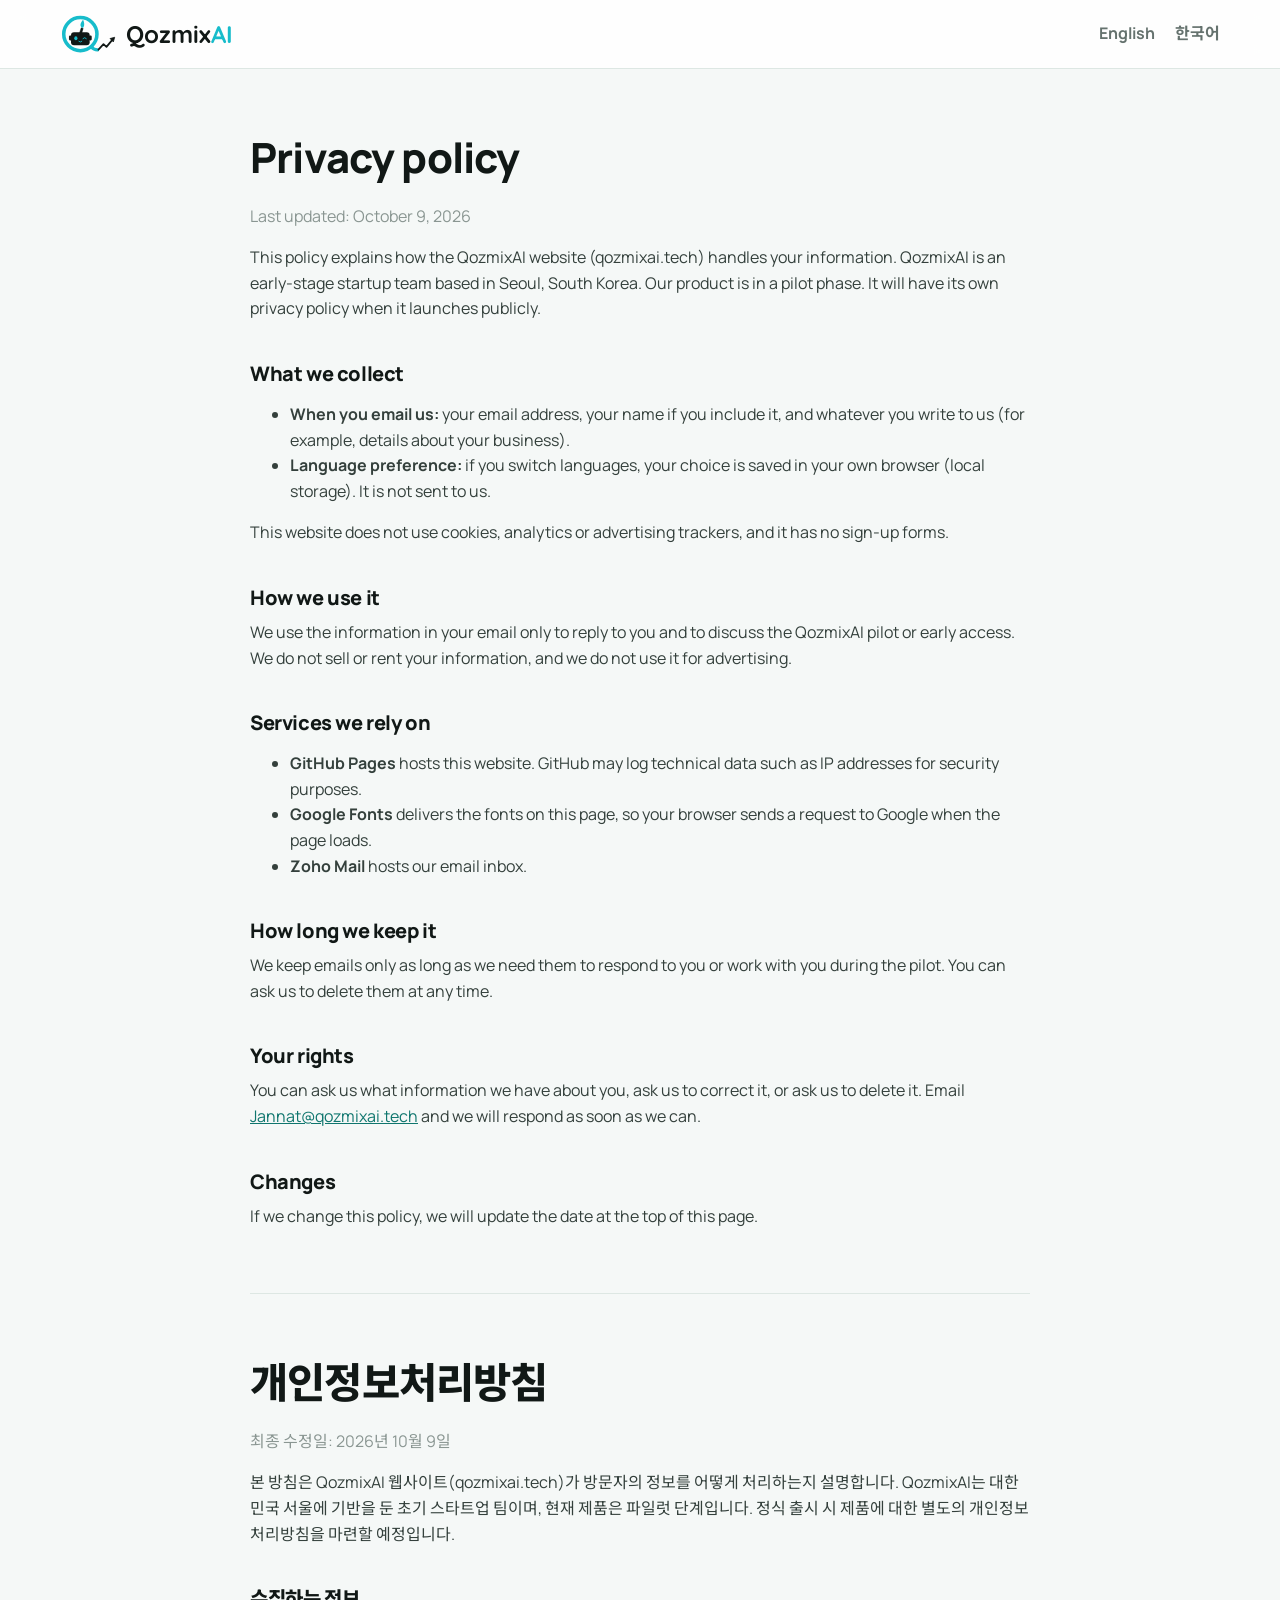
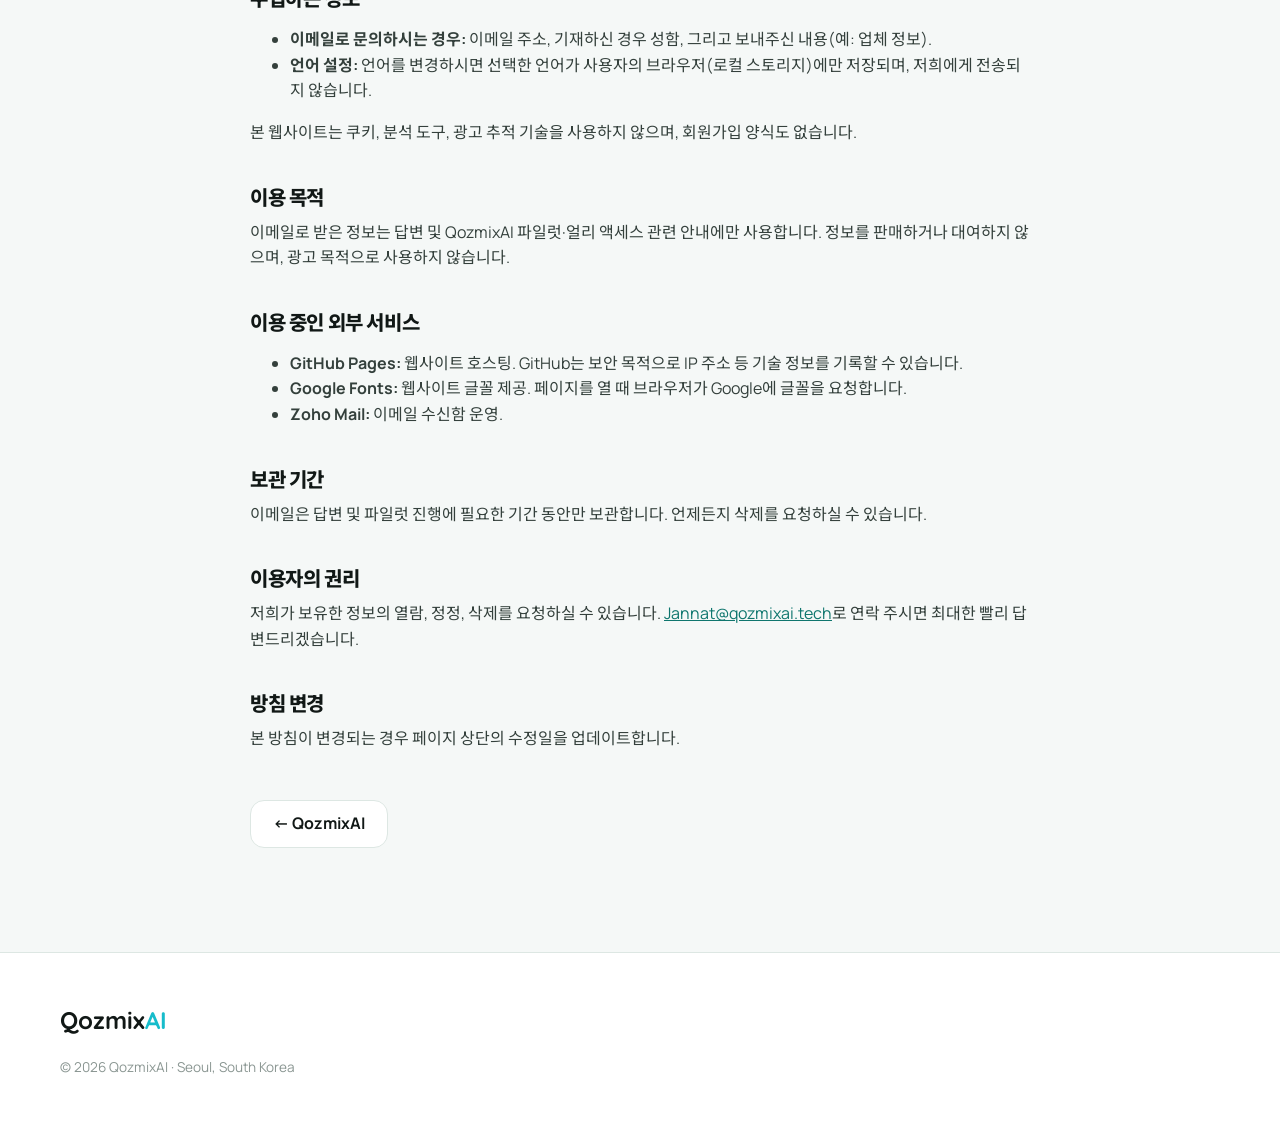
<file: privacy.html>
<!doctype html>
<html lang="en">
<head>
  <meta charset="utf-8">
  <meta name="viewport" content="width=device-width, initial-scale=1">
  <title>Privacy policy · QozmixAI</title>
  <meta name="description" content="How the QozmixAI website handles your information.">
  <link rel="canonical" href="https://qozmixai.tech/privacy.html">
  <link rel="icon" href="assets/img/favicon.svg" type="image/svg+xml">
  <link rel="apple-touch-icon" href="assets/img/apple-touch-icon.png">
  <link rel="preconnect" href="https://fonts.googleapis.com">
  <link rel="preconnect" href="https://fonts.gstatic.com" crossorigin>
  <link href="https://fonts.googleapis.com/css2?family=Manrope:wght@400;600;700;800&family=Quicksand:wght@700&family=Noto+Sans+KR:wght@400;500;700;800&display=swap" rel="stylesheet">
  <link rel="stylesheet" href="assets/css/style.css">
</head>
<body>
  <header class="site-header">
    <div class="container header-inner">
      <a class="brand" href="./" aria-label="QozmixAI home"><img class="brand-mark" src="assets/img/logo-mark.svg" alt="" width="56" height="40"><span class="wordmark">Qozmix<span>AI</span></span></a>
      <nav class="legal-nav" aria-label="Language">
        <a href="#en">English</a>
        <a href="#ko" lang="ko">한국어</a>
      </nav>
    </div>
  </header>

  <main class="legal">
    <div class="container">
      <section id="en">
        <h1>Privacy policy</h1>
        <p class="updated">Last updated: October 9, 2026</p>

        <p>This policy explains how the QozmixAI website (qozmixai.tech) handles your information. QozmixAI is an early-stage startup team based in Seoul, South Korea. Our product is in a pilot phase. It will have its own privacy policy when it launches publicly.</p>

        <h2>What we collect</h2>
        <ul>
          <li><strong>When you email us:</strong> your email address, your name if you include it, and whatever you write to us (for example, details about your business).</li>
          <li><strong>Language preference:</strong> if you switch languages, your choice is saved in your own browser (local storage). It is not sent to us.</li>
        </ul>
        <p>This website does not use cookies, analytics or advertising trackers, and it has no sign-up forms.</p>

        <h2>How we use it</h2>
        <p>We use the information in your email only to reply to you and to discuss the QozmixAI pilot or early access. We do not sell or rent your information, and we do not use it for advertising.</p>

        <h2>Services we rely on</h2>
        <ul>
          <li><strong>GitHub Pages</strong> hosts this website. GitHub may log technical data such as IP addresses for security purposes.</li>
          <li><strong>Google Fonts</strong> delivers the fonts on this page, so your browser sends a request to Google when the page loads.</li>
          <li><strong>Zoho Mail</strong> hosts our email inbox.</li>
        </ul>

        <h2>How long we keep it</h2>
        <p>We keep emails only as long as we need them to respond to you or work with you during the pilot. You can ask us to delete them at any time.</p>

        <h2>Your rights</h2>
        <p>You can ask us what information we have about you, ask us to correct it, or ask us to delete it. Email <a href="mailto:Jannat@qozmixai.tech">Jannat@qozmixai.tech</a> and we will respond as soon as we can.</p>

        <h2>Changes</h2>
        <p>If we change this policy, we will update the date at the top of this page.</p>
      </section>

      <hr style="margin:64px 0;border:0;border-top:1px solid var(--border)">

      <section id="ko" lang="ko">
        <h1>개인정보처리방침</h1>
        <p class="updated">최종 수정일: 2026년 10월 9일</p>

        <p>본 방침은 QozmixAI 웹사이트(qozmixai.tech)가 방문자의 정보를 어떻게 처리하는지 설명합니다. QozmixAI는 대한민국 서울에 기반을 둔 초기 스타트업 팀이며, 현재 제품은 파일럿 단계입니다. 정식 출시 시 제품에 대한 별도의 개인정보처리방침을 마련할 예정입니다.</p>

        <h2>수집하는 정보</h2>
        <ul>
          <li><strong>이메일로 문의하시는 경우:</strong> 이메일 주소, 기재하신 경우 성함, 그리고 보내주신 내용(예: 업체 정보).</li>
          <li><strong>언어 설정:</strong> 언어를 변경하시면 선택한 언어가 사용자의 브라우저(로컬 스토리지)에만 저장되며, 저희에게 전송되지 않습니다.</li>
        </ul>
        <p>본 웹사이트는 쿠키, 분석 도구, 광고 추적 기술을 사용하지 않으며, 회원가입 양식도 없습니다.</p>

        <h2>이용 목적</h2>
        <p>이메일로 받은 정보는 답변 및 QozmixAI 파일럿·얼리 액세스 관련 안내에만 사용합니다. 정보를 판매하거나 대여하지 않으며, 광고 목적으로 사용하지 않습니다.</p>

        <h2>이용 중인 외부 서비스</h2>
        <ul>
          <li><strong>GitHub Pages:</strong> 웹사이트 호스팅. GitHub는 보안 목적으로 IP 주소 등 기술 정보를 기록할 수 있습니다.</li>
          <li><strong>Google Fonts:</strong> 웹사이트 글꼴 제공. 페이지를 열 때 브라우저가 Google에 글꼴을 요청합니다.</li>
          <li><strong>Zoho Mail:</strong> 이메일 수신함 운영.</li>
        </ul>

        <h2>보관 기간</h2>
        <p>이메일은 답변 및 파일럿 진행에 필요한 기간 동안만 보관합니다. 언제든지 삭제를 요청하실 수 있습니다.</p>

        <h2>이용자의 권리</h2>
        <p>저희가 보유한 정보의 열람, 정정, 삭제를 요청하실 수 있습니다. <a href="mailto:Jannat@qozmixai.tech">Jannat@qozmixai.tech</a>로 연락 주시면 최대한 빨리 답변드리겠습니다.</p>

        <h2>방침 변경</h2>
        <p>본 방침이 변경되는 경우 페이지 상단의 수정일을 업데이트합니다.</p>
      </section>

      <p style="margin-top:48px"><a class="btn btn-ghost" href="./">← QozmixAI</a></p>
    </div>
  </main>

  <footer class="site-footer">
    <div class="container footer-inner">
      <span class="wordmark">Qozmix<span>AI</span></span>
      <p class="footer-copy">© 2026 QozmixAI · Seoul, South Korea</p>
    </div>
  </footer>
</body>
</html>
</file>
<file: assets/css/style.css>
/* QozmixAI landing page — brand tokens from the MVP (globals.css) and pitch deck */
:root {
  --turquoise: #14b8a6;
  --turquoise-dark: #0f766e;
  --turquoise-soft: #ddf8f2;
  --cyan: #00ffef;          /* main CTA, from the MVP */
  --cyan-hover: #00e6d7;
  --logo-cyan: #17bccb;     /* logo ring / "AI" */
  --teal-deep: #2a9799;     /* pitch deck shapes */
  --mint: #93f5df;          /* pitch deck cards */
  --bg: #f5f8f7;
  --surface: #ffffff;
  --surface-2: #eff5f3;
  --text: #111816;
  --text-2: #65726e;
  --text-3: #8a9692;
  --border: #dde7e3;
  --edu: #3478f6;
  --promo: #f27457;
  --comm: #8067d8;
  --warning: #d58a20;
  --radius: 18px;
  --radius-lg: 24px;
  --shadow: 0 8px 28px rgba(17, 24, 22, 0.06);
  --shadow-lg: 0 24px 60px rgba(17, 24, 22, 0.12);
  --font: "Manrope", "Noto Sans KR", "Apple SD Gothic Neo", "Segoe UI", Arial, sans-serif;
}

html[lang="ko"] { --font: "Noto Sans KR", "Manrope", "Apple SD Gothic Neo", "Malgun Gothic", sans-serif; }

*, *::before, *::after { box-sizing: border-box; }
html { scroll-behavior: smooth; scroll-padding-top: 80px; }
body {
  margin: 0;
  font-family: var(--font);
  color: var(--text);
  background: var(--bg);
  line-height: 1.6;
  -webkit-font-smoothing: antialiased;
}
html[lang="ko"] body { word-break: keep-all; line-height: 1.7; }
img { max-width: 100%; display: block; }
a { color: var(--turquoise-dark); }
h1, h2, h3, h4 { line-height: 1.2; margin: 0 0 .5em; letter-spacing: -0.02em; }
html[lang="ko"] h1, html[lang="ko"] h2, html[lang="ko"] h3 { letter-spacing: -0.01em; line-height: 1.3; }
p { margin: 0 0 1em; }

.container { width: min(1160px, 100% - 40px); margin-inline: auto; }
.icon { width: 20px; height: 20px; fill: none; stroke: currentColor; stroke-width: 2; stroke-linecap: round; stroke-linejoin: round; flex: none; }

:focus-visible { outline: 3px solid var(--turquoise); outline-offset: 2px; border-radius: 6px; }
.skip-link { position: absolute; left: -999px; top: 8px; background: var(--text); color: #fff; padding: 8px 14px; border-radius: 10px; z-index: 100; }
.skip-link:focus { left: 8px; }

/* Buttons */
.btn {
  display: inline-flex; align-items: center; justify-content: center; gap: 8px;
  min-height: 48px; padding: 0 22px; border-radius: 14px;
  font: inherit; font-weight: 700; text-decoration: none; cursor: pointer; border: 0;
  transition: background .2s, transform .2s, box-shadow .2s;
}
.btn-sm { min-height: 40px; padding: 0 16px; font-size: .92rem; border-radius: 12px; }
.btn-cta { background: var(--cyan); color: var(--text); box-shadow: 0 8px 24px rgba(0, 255, 239, .35); }
.btn-cta:hover { background: var(--cyan-hover); transform: translateY(-1px); }
.btn-ghost { background: var(--surface); color: var(--text); border: 1px solid var(--border); }
.btn-ghost:hover { background: var(--surface-2); }

/* Header */
.site-header {
  position: sticky; top: 0; z-index: 50;
  background: rgba(255, 255, 255, .85); backdrop-filter: saturate(160%) blur(12px);
  border-bottom: 1px solid var(--border);
}
.header-inner { display: flex; align-items: center; gap: 24px; min-height: 68px; }
.brand { display: inline-flex; align-items: center; gap: 10px; text-decoration: none; color: var(--text); }
.brand-mark { height: 40px; width: auto; }
.wordmark { font-weight: 700; font-size: 1.5rem; letter-spacing: 0; color: var(--text); font-family: "Quicksand", "Manrope", sans-serif; }
.wordmark span { color: var(--logo-cyan); }
.nav { display: flex; gap: 28px; margin-left: auto; }
.nav a { color: var(--text-2); text-decoration: none; font-weight: 600; font-size: .95rem; }
.nav a:hover { color: var(--text); }
.header-actions { display: flex; align-items: center; gap: 10px; }
.lang-toggle {
  font: inherit; font-weight: 700; font-size: .88rem; cursor: pointer;
  min-height: 40px; padding: 0 14px; border-radius: 999px;
  border: 1px solid var(--border); background: var(--surface); color: var(--text);
}
.lang-toggle:hover { background: var(--surface-2); }
.menu-toggle { display: none; background: none; border: 0; padding: 8px; cursor: pointer; color: var(--text); min-width: 44px; min-height: 44px; }

/* Hero */
.hero { position: relative; overflow: hidden; padding: 72px 0 88px; background: linear-gradient(180deg, #ffffff 0%, var(--bg) 100%); }
.hero-deco { position: absolute; border-radius: 50%; pointer-events: none; }
.hero-deco-1 { width: 520px; height: 520px; right: -160px; top: -220px; background: var(--teal-deep); opacity: .12; }
.hero-deco-2 { width: 220px; height: 220px; left: -80px; bottom: -90px; background: var(--logo-cyan); opacity: .14; }
.hero-inner { position: relative; display: grid; grid-template-columns: 1.1fr .9fr; gap: 56px; align-items: center; }
.eyebrow { font-size: .8rem; font-weight: 800; letter-spacing: .12em; text-transform: uppercase; color: var(--turquoise-dark); margin-bottom: 14px; }
html[lang="ko"] .eyebrow { letter-spacing: .04em; }
.hero h1 { font-size: clamp(2.6rem, 6vw, 4.4rem); font-weight: 800; letter-spacing: -0.04em; margin-bottom: 20px; }
.hero h1 .accent { color: var(--logo-cyan); }
.lead { font-size: 1.15rem; color: var(--text-2); max-width: 560px; }
.hero-actions { display: flex; flex-wrap: wrap; gap: 12px; margin: 28px 0 32px; }
.hero-badges { list-style: none; padding: 0; margin: 0; display: flex; flex-wrap: wrap; gap: 10px; }
.hero-badges li {
  display: inline-flex; align-items: center; gap: 6px;
  padding: 7px 14px; border-radius: 999px; background: var(--surface); border: 1px solid var(--border);
  font-size: .85rem; font-weight: 700; color: var(--text);
}
.hero-badges .icon { width: 16px; height: 16px; color: var(--turquoise); }

/* Product mock (illustration) */
.hero-visual { position: relative; width: 100%; max-width: 420px; margin-left: auto; }
.mock {
  background: var(--surface); border: 1px solid var(--border); border-radius: 28px;
  padding: 18px 18px 34px; box-shadow: var(--shadow-lg);
}
.mock-top { display: flex; justify-content: space-between; align-items: center; margin-bottom: 14px; }
.mock-title { font-weight: 800; font-size: .95rem; }
.mock-saved { display: inline-flex; align-items: center; gap: 4px; font-size: .75rem; color: var(--text-2); background: var(--surface-2); padding: 4px 10px; border-radius: 999px; }
.mock-saved .icon { width: 13px; height: 13px; color: var(--turquoise); }
.mock-card { border: 1px solid var(--border); border-radius: 16px; padding: 14px; margin-bottom: 12px; background: #fff; }
.mix-head { display: flex; justify-content: space-between; align-items: center; margin-bottom: 10px; font-size: .9rem; }
.pill { background: var(--turquoise-soft); color: var(--turquoise-dark); font-weight: 800; font-size: .72rem; padding: 3px 9px; border-radius: 999px; }
.mix-row { display: grid; grid-template-columns: 92px 1fr 36px; align-items: center; gap: 10px; margin-bottom: 8px; font-size: .78rem; }
.mix-label { font-weight: 700; }
.mix-label.edu { color: var(--edu); } .mix-label.promo { color: var(--promo); } .mix-label.comm { color: var(--comm); }
.mix-bar { height: 8px; background: var(--surface-2); border-radius: 999px; overflow: hidden; }
.mix-fill { display: block; height: 100%; border-radius: 999px; }
.mix-fill.edu { background: var(--edu); } .mix-fill.promo { background: var(--promo); } .mix-fill.comm { background: var(--comm); }
.mix-val { text-align: right; color: var(--text-2); font-weight: 700; }
.mix-foot { font-size: .75rem; color: var(--text-3); margin: 4px 0 0; }
.idea { display: grid; grid-template-columns: 76px 1fr; gap: 12px; align-items: start; }
.thumb { aspect-ratio: 4 / 5; border-radius: 10px; padding: 8px; display: flex; flex-direction: column; gap: 4px; justify-content: flex-end; }
.thumb span { display: block; height: 5px; border-radius: 3px; background: rgba(255, 255, 255, .85); }
.thumb span:nth-child(2) { width: 80%; } .thumb span:nth-child(3) { width: 55%; }
.thumb-a { background: linear-gradient(160deg, #6b4035, #3d2620); }
.thumb-b { background: linear-gradient(160deg, #164e46, #0f766e); }
.idea-body h3 { font-size: .9rem; margin-bottom: 6px; }
.status { display: inline-block; font-size: .7rem; font-weight: 700; padding: 2px 8px; border-radius: 999px; margin-bottom: 8px; }
.status-draft { background: #e8f0fe; color: var(--edu); }
.status-ok { background: var(--turquoise-soft); color: var(--turquoise-dark); }
.idea-actions { display: grid; grid-template-columns: 1fr 1fr; gap: 6px; margin-bottom: 6px; }
.mbtn { display: inline-flex; align-items: center; justify-content: center; gap: 4px; font-size: .72rem; font-weight: 700; padding: 6px 8px; border-radius: 9px; background: var(--cyan); color: var(--text); }
.mbtn .icon { width: 13px; height: 13px; }
.mbtn-dark { background: var(--text); color: #fff; width: 100%; }
.idea-note { font-size: .75rem; color: var(--text-2); margin: 0; }
.mock-caption { font-size: .72rem; color: var(--text-3); text-align: center; margin: 34px 0 0; }
.float-chip {
  position: absolute; left: 50%; transform: translateX(-50%); bottom: 26px; white-space: nowrap;
  display: inline-flex; align-items: center; gap: 8px;
  background: var(--text); color: #fff; font-weight: 700; font-size: .85rem;
  padding: 10px 16px; border-radius: 14px; box-shadow: var(--shadow-lg);
}
.float-chip .icon { color: var(--cyan); }

/* Sections */
.section { padding: 88px 0; }
.section-white { background: var(--surface); }
.section-head { max-width: 760px; margin-bottom: 44px; }
.section-head h2 { font-size: clamp(1.8rem, 3.4vw, 2.6rem); font-weight: 800; }
.section-sub { color: var(--text-2); font-size: 1.05rem; }
.grid { display: grid; gap: 20px; }
.grid-2 { grid-template-columns: repeat(2, 1fr); }
.grid-3 { grid-template-columns: repeat(3, 1fr); }

.card { background: var(--surface); border: 1px solid var(--border); border-radius: var(--radius); padding: 26px; box-shadow: var(--shadow); }
.section-white .card { background: var(--bg); box-shadow: none; }
.card h3, .card h4 { font-size: 1.12rem; font-weight: 800; }
.card p { color: var(--text-2); margin: 0; }
.card-mint { background: #effdf9; border-color: #c5f3e6; }
.card-lg { padding: 32px; }
.card-icon {
  display: inline-grid; place-items: center; width: 44px; height: 44px; border-radius: 12px;
  background: var(--turquoise-soft); color: var(--turquoise-dark); margin-bottom: 16px;
}
.card-soon .card-icon { background: var(--surface-2); color: var(--text-2); }
.card-soon { background: transparent; box-shadow: none; border-style: dashed; }

.group-title { margin: 40px 0 18px; font-size: 1rem; }
.section-head + .group-title { margin-top: 0; }
.tag { display: inline-block; font-size: .8rem; font-weight: 800; padding: 6px 14px; border-radius: 999px; }
.tag-live { background: var(--turquoise-soft); color: var(--turquoise-dark); }
.tag-soon { background: #fdf1df; color: #94600f; }

/* Stats */
.stats { display: grid; grid-template-columns: repeat(4, 1fr); gap: 20px; margin-bottom: 20px; }
.stat { background: var(--surface); border: 1px solid var(--border); border-radius: var(--radius); padding: 26px; box-shadow: var(--shadow); }
.stat-num { font-size: clamp(1.9rem, 3vw, 2.5rem); font-weight: 800; letter-spacing: -0.03em; color: var(--teal-deep); margin: 0 0 6px; line-height: 1.1; white-space: nowrap; }
.stat-label { color: var(--text-2); margin: 0; font-size: .95rem; }
.source-note { color: var(--text-3); font-size: .82rem; margin: 18px 0 0; }
.results { background: var(--text); color: #fff; background-image: radial-gradient(circle at 100% 0%, rgba(23, 188, 203, .28), transparent 40%); }
.results h2 { color: #fff; }
.stats-dark .stat { background: rgba(255, 255, 255, .06); border-color: rgba(255, 255, 255, .12); box-shadow: none; }
.stats-dark .stat-num { color: var(--cyan); }
.stats-dark .stat-label { color: #c9d6d2; }
.results .source-note { color: #8fa29c; }

/* Steps */
.steps { list-style: none; padding: 0; margin: 0; display: grid; grid-template-columns: repeat(3, 1fr); gap: 20px; counter-reset: none; }
.step { position: relative; background: var(--bg); border: 1px solid var(--border); border-radius: var(--radius-lg); padding: 30px; }
.step-num {
  position: absolute; top: 24px; right: 24px; width: 34px; height: 34px; border-radius: 50%;
  display: grid; place-items: center; font-weight: 800; background: var(--mint); color: var(--text);
}
.step h3 { font-size: 1.2rem; font-weight: 800; }
.step p { color: var(--text-2); margin: 0; }

/* Gallery */
.gallery { display: grid; grid-template-columns: repeat(3, 1fr); gap: 20px; }
.gallery figure { margin: 0; background: var(--bg); border: 1px solid var(--border); border-radius: var(--radius); overflow: hidden; }
.gallery img { width: 100%; height: auto; }
.gallery figcaption { padding: 12px 16px; font-weight: 700; font-size: .9rem; color: var(--text-2); }

/* Recognition */
.rec-stat { font-size: 2.2rem; font-weight: 800; color: var(--teal-deep); margin-bottom: 6px !important; letter-spacing: -0.03em; }
.rec h3 a { color: var(--text); text-decoration-color: var(--logo-cyan); text-underline-offset: 4px; }

/* Pricing */
.price h3 { font-size: 1.1rem; color: var(--text-2); }
.price-amount { font-size: 2rem; font-weight: 800; color: var(--text) !important; margin-bottom: 18px !important; letter-spacing: -0.03em; }
.price-amount span { font-size: .95rem; font-weight: 600; color: var(--text-2); margin-left: 4px; }
.checklist { list-style: none; padding: 0; margin: 0; display: grid; gap: 10px; }
.checklist li { display: flex; align-items: center; gap: 10px; font-weight: 600; }
.checklist .icon { color: var(--turquoise); width: 18px; height: 18px; }

/* Team */
.person { background: var(--surface); border: 1px solid var(--border); border-radius: var(--radius); padding: 28px; text-align: center; box-shadow: var(--shadow); }
.person h3 { font-size: 1.15rem; font-weight: 800; margin-bottom: 4px; }
.role { color: var(--turquoise-dark); font-weight: 800; margin-bottom: 10px; }
.bio { color: var(--text-2); font-size: .92rem; margin: 0; }
.avatar {
  width: 112px; height: 112px; margin: 0 auto 18px; border-radius: 50%;
  display: grid; place-items: center; overflow: hidden;
  background: linear-gradient(135deg, var(--logo-cyan), var(--teal-deep)); color: #fff;
  font-weight: 800; font-size: 1.6rem; border: 4px solid var(--turquoise-soft);
}
.avatar img { width: 100%; height: 100%; object-fit: cover; }
.avatar-sm { width: 76px; height: 76px; font-size: 1.15rem; margin: 0; flex: none; }
.person-row { display: flex; align-items: center; gap: 20px; text-align: left; }
.linkedin { display: inline-block; margin-top: 14px; font-weight: 700; font-size: .88rem; color: #0a66c2; text-decoration: none; padding: 6px 14px; border-radius: 999px; background: #eaf3fc; }
.linkedin:hover { background: #d8e9fa; }
.linkedin-sm { margin-top: 8px; padding: 4px 12px; font-size: .8rem; }
.advisors-title { margin-top: 48px; font-size: 1.2rem; font-weight: 800; }

/* CTA */
.cta-section { padding-top: 40px; }
.cta-box {
  display: grid; grid-template-columns: 1.4fr 1fr; gap: 32px; align-items: center;
  background: var(--text); color: #fff; border-radius: 28px; padding: 52px;
  background-image: radial-gradient(circle at 100% 0%, rgba(23, 188, 203, .35), transparent 45%);
}
.cta-box h2 { font-size: clamp(1.8rem, 3vw, 2.4rem); font-weight: 800; }
.cta-box p { color: #c9d6d2; margin: 0; }
.eyebrow-dark { color: var(--cyan); }
.cta-actions { display: flex; flex-direction: column; align-items: flex-start; gap: 12px; justify-self: end; }
.cta-email { color: #fff; font-weight: 700; }

/* Footer */
.site-footer { padding: 48px 0; border-top: 1px solid var(--border); background: var(--surface); }
.footer-inner { display: grid; grid-template-columns: 1fr auto; gap: 18px; align-items: center; }
.footer-tag { color: var(--text-2); margin: 4px 0 0; }
.footer-links { display: flex; gap: 22px; flex-wrap: wrap; }
.footer-links a { color: var(--text-2); text-decoration: none; font-weight: 600; }
.footer-links a:hover { color: var(--text); }
.footer-copy { grid-column: 1 / -1; color: var(--text-3); font-size: .85rem; margin: 0; }

/* Legal page */
.legal { padding: 64px 0 88px; }
.legal .container { max-width: 780px; }
.legal h1 { font-size: clamp(2rem, 4vw, 2.6rem); font-weight: 800; }
.legal h2 { font-size: 1.25rem; margin-top: 2em; font-weight: 800; }
.legal p, .legal li { color: #34403c; }
.legal .updated { color: var(--text-3); }
.legal-nav { margin-left: auto; display: flex; gap: 20px; }
.legal-nav a { color: var(--text-2); text-decoration: none; font-weight: 700; }
.legal-nav a:hover { color: var(--text); }

/* Responsive */
@media (max-width: 980px) {
  .hero-inner { grid-template-columns: 1fr; }
  .hero-visual { margin: 0 auto; }
  .grid-3, .steps, .gallery, .stats { grid-template-columns: repeat(2, 1fr); }
  .cta-box { grid-template-columns: 1fr; padding: 36px; }
  .cta-actions { justify-self: start; }
}
@media (max-width: 760px) {
  .menu-toggle { display: inline-grid; place-items: center; }
  .hide-mobile { display: none; }
  .nav {
    position: absolute; top: 68px; left: 0; right: 0; flex-direction: column; gap: 0;
    background: #fff; border-bottom: 1px solid var(--border); padding: 8px 20px 16px; display: none;
  }
  .nav.open { display: flex; }
  .nav a { padding: 12px 0; border-bottom: 1px solid var(--surface-2); }
  .header-actions { margin-left: auto; }
  .hero { padding: 48px 0 64px; }
  .section { padding: 64px 0; }
  .grid-2, .grid-3, .steps, .gallery { grid-template-columns: 1fr; }
  .stats { gap: 12px; }
  .stat { padding: 18px; }
  .stat-num { font-size: 1.45rem; }
  .stat-label { font-size: .88rem; }
  .float-chip { font-size: .8rem; }
  .footer-inner { grid-template-columns: 1fr; }
  .person-row { flex-direction: column; text-align: center; }
}
@media (prefers-reduced-motion: reduce) {
  html { scroll-behavior: auto; }
  .btn { transition: none; }
}
</file>
